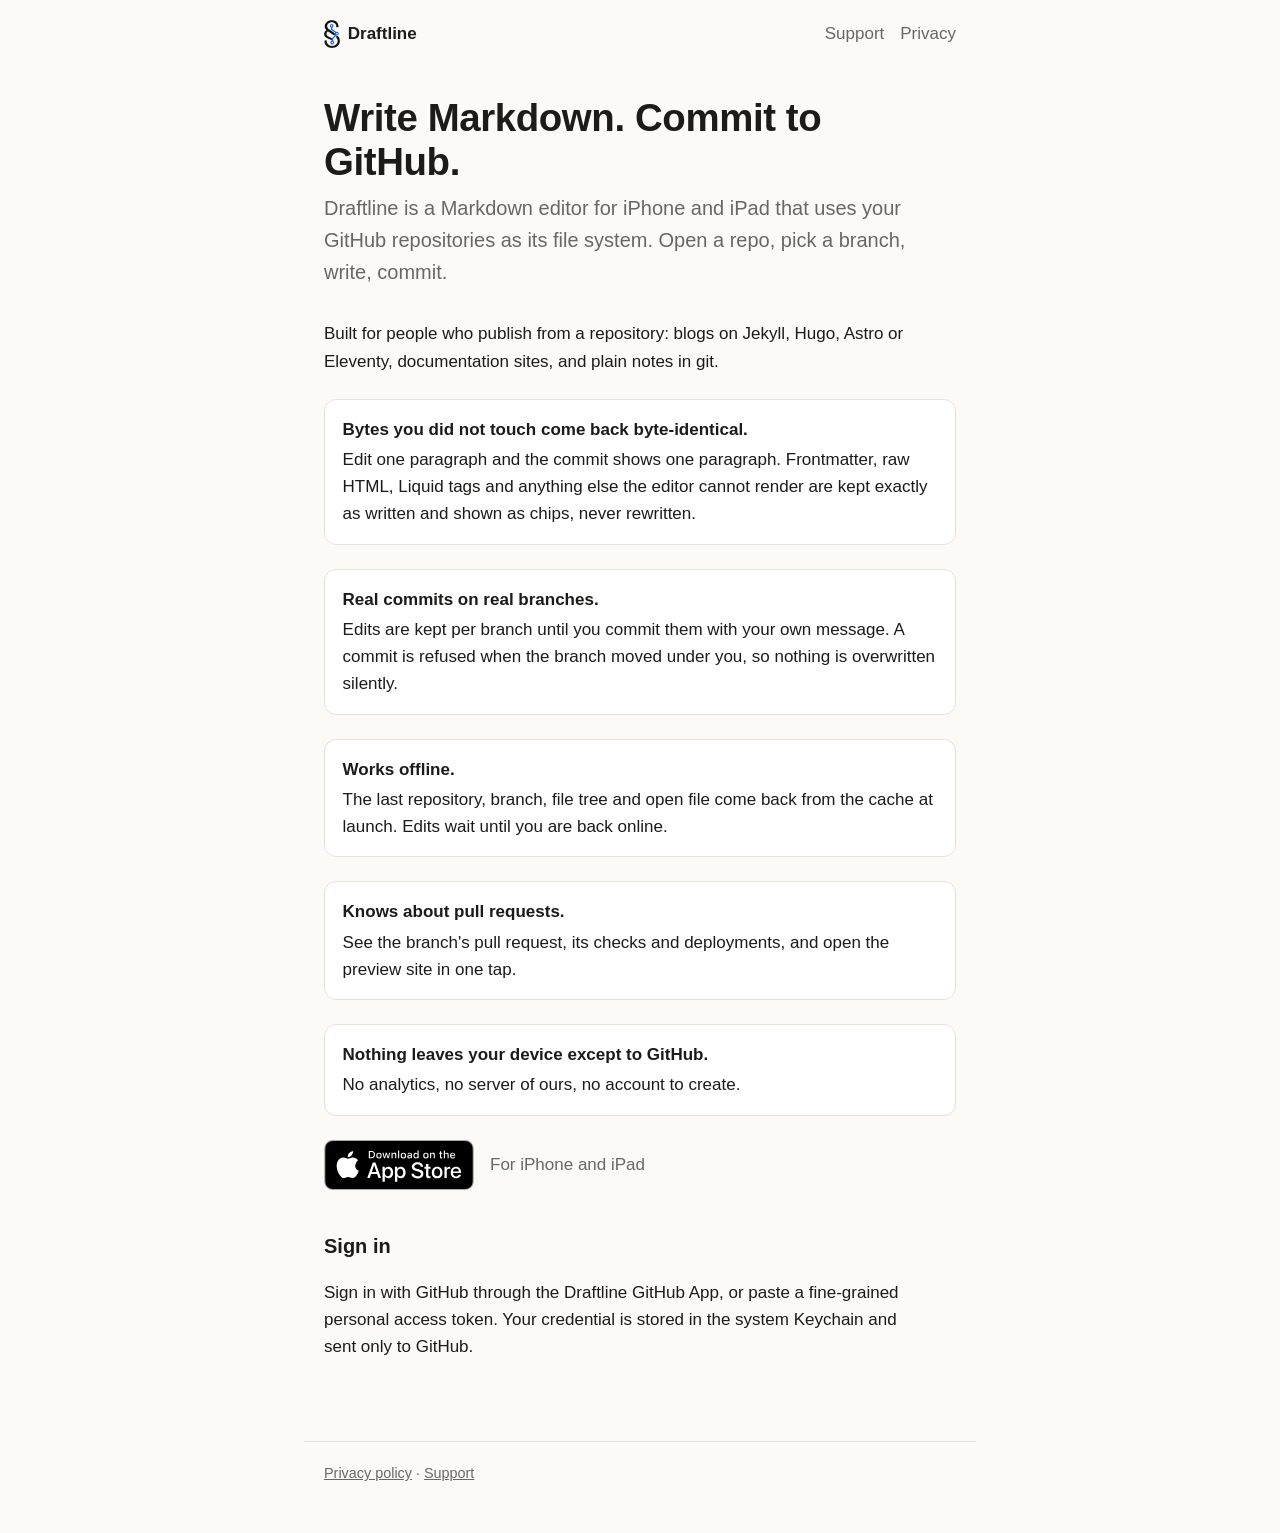
<file: index.html>
<!doctype html>
<html lang="en">
<head>
  <meta charset="utf-8">
  <meta name="viewport" content="width=device-width, initial-scale=1">
  <title>Draftline — Markdown editor for your GitHub repos</title>
  <meta name="description" content="Draftline is a Markdown editor for iPhone and iPad that uses your GitHub repositories as its file system. Every byte you did not touch comes back exactly as it was.">
  <link rel="icon" href="favicon.ico" sizes="32x32">
  <link rel="apple-touch-icon" href="apple-touch-icon.png">
  <link rel="stylesheet" href="styles.css">
</head>
<body>
  <header class="site">
    <a class="brand" href="./">
      <picture>
        <source srcset="logo-dark.png" media="(prefers-color-scheme: dark)">
        <img src="logo-light.png" width="54" height="96" alt="">
      </picture>
      Draftline
    </a>
    <nav>
      <a href="support.html">Support</a>
      <a href="privacy.html">Privacy</a>
    </nav>
  </header>
  <main>
    <h1>Write Markdown. Commit to GitHub.</h1>
    <p class="lede">Draftline is a Markdown editor for iPhone and iPad that uses your GitHub repositories as its file system. Open a repo, pick a branch, write, commit.</p>

    <p>Built for people who publish from a repository: blogs on Jekyll, Hugo, Astro or Eleventy, documentation sites, and plain notes in git.</p>

    <ul class="features">
      <li><strong>Bytes you did not touch come back byte-identical.</strong> Edit one paragraph and the commit shows one paragraph. Frontmatter, raw HTML, Liquid tags and anything else the editor cannot render are kept exactly as written and shown as chips, never rewritten.</li>
      <li><strong>Real commits on real branches.</strong> Edits are kept per branch until you commit them with your own message. A commit is refused when the branch moved under you, so nothing is overwritten silently.</li>
      <li><strong>Works offline.</strong> The last repository, branch, file tree and open file come back from the cache at launch. Edits wait until you are back online.</li>
      <li><strong>Knows about pull requests.</strong> See the branch's pull request, its checks and deployments, and open the preview site in one tap.</li>
      <li><strong>Nothing leaves your device except to GitHub.</strong> No analytics, no server of ours, no account to create.</li>
    </ul>

    <p class="get">
      <a href="https://apps.apple.com/us/app/draftline-markdown-editor/id6809581821"><img src="app-store-badge.svg" width="150" height="50" alt="Download on the App Store"></a>
      <span>For iPhone and iPad</span>
    </p>

    <h2>Sign in</h2>
    <p>Sign in with GitHub through the Draftline GitHub App, or paste a fine-grained personal access token. Your credential is stored in the system Keychain and sent only to GitHub.</p>
  </main>
  <footer>
    <a href="privacy.html">Privacy policy</a> · <a href="support.html">Support</a>
  </footer>
</body>
</html>
</file>
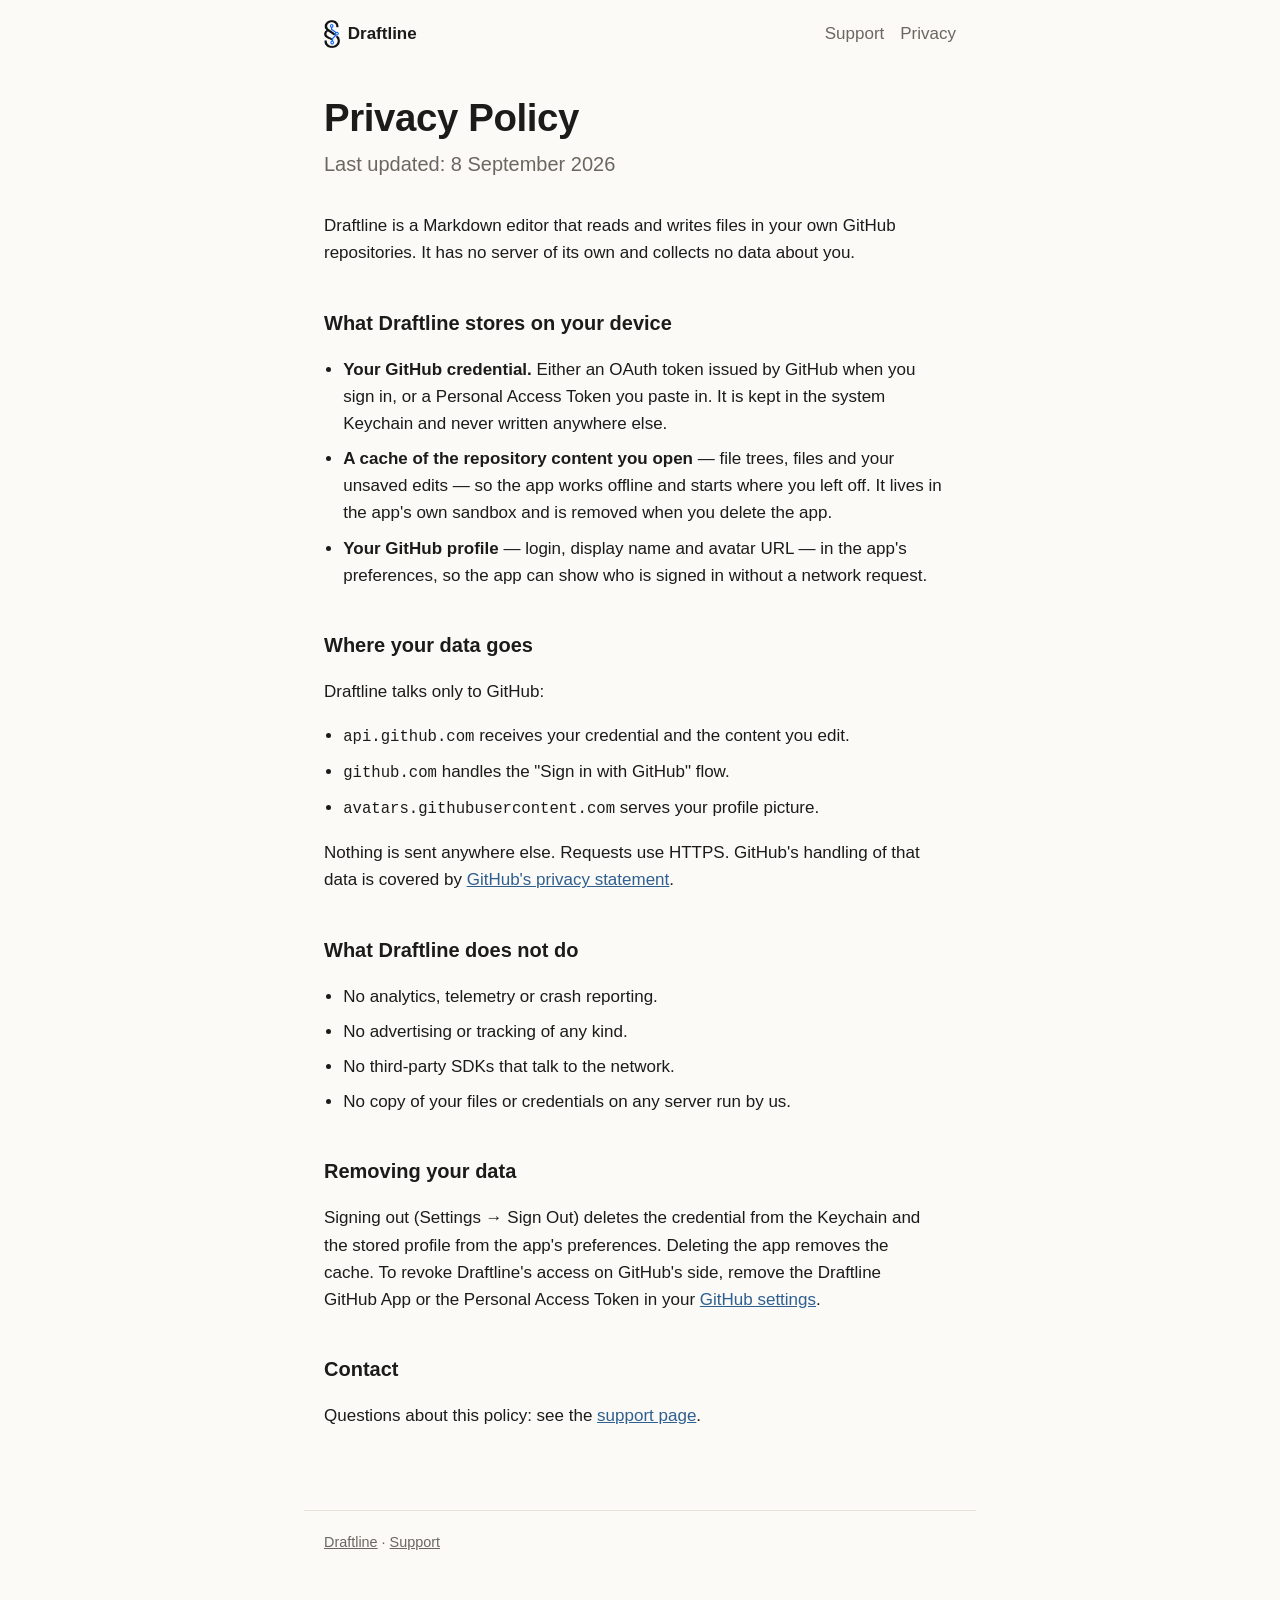
<file: privacy.html>
<!doctype html>
<html lang="en">
<head>
  <meta charset="utf-8">
  <meta name="viewport" content="width=device-width, initial-scale=1">
  <title>Draftline — Privacy Policy</title>
  <meta name="description" content="Draftline's privacy policy. The app has no server of its own and collects no data about you.">
  <link rel="icon" href="favicon.ico" sizes="32x32">
  <link rel="apple-touch-icon" href="apple-touch-icon.png">
  <link rel="stylesheet" href="styles.css">
</head>
<body>
  <header class="site">
    <a class="brand" href="./">
      <picture>
        <source srcset="logo-dark.png" media="(prefers-color-scheme: dark)">
        <img src="logo-light.png" width="54" height="96" alt="">
      </picture>
      Draftline
    </a>
    <nav>
      <a href="support.html">Support</a>
      <a href="privacy.html">Privacy</a>
    </nav>
  </header>
  <main>
    <h1>Privacy Policy</h1>
    <p class="lede">Last updated: 8 September 2026</p>

    <p>Draftline is a Markdown editor that reads and writes files in your own GitHub repositories. It has no server of its own and collects no data about you.</p>

    <h2>What Draftline stores on your device</h2>
    <ul>
      <li><strong>Your GitHub credential.</strong> Either an OAuth token issued by GitHub when you sign in, or a Personal Access Token you paste in. It is kept in the system Keychain and never written anywhere else.</li>
      <li><strong>A cache of the repository content you open</strong> — file trees, files and your unsaved edits — so the app works offline and starts where you left off. It lives in the app's own sandbox and is removed when you delete the app.</li>
      <li><strong>Your GitHub profile</strong> — login, display name and avatar URL — in the app's preferences, so the app can show who is signed in without a network request.</li>
    </ul>

    <h2>Where your data goes</h2>
    <p>Draftline talks only to GitHub:</p>
    <ul>
      <li><code>api.github.com</code> receives your credential and the content you edit.</li>
      <li><code>github.com</code> handles the "Sign in with GitHub" flow.</li>
      <li><code>avatars.githubusercontent.com</code> serves your profile picture.</li>
    </ul>
    <p>Nothing is sent anywhere else. Requests use HTTPS. GitHub's handling of that data is covered by <a href="https://docs.github.com/site-policy/privacy-policies/github-privacy-statement">GitHub's privacy statement</a>.</p>

    <h2>What Draftline does not do</h2>
    <ul>
      <li>No analytics, telemetry or crash reporting.</li>
      <li>No advertising or tracking of any kind.</li>
      <li>No third-party SDKs that talk to the network.</li>
      <li>No copy of your files or credentials on any server run by us.</li>
    </ul>

    <h2>Removing your data</h2>
    <p>Signing out (Settings → Sign Out) deletes the credential from the Keychain and the stored profile from the app's preferences. Deleting the app removes the cache. To revoke Draftline's access on GitHub's side, remove the Draftline GitHub App or the Personal Access Token in your <a href="https://github.com/settings/installations">GitHub settings</a>.</p>

    <h2>Contact</h2>
    <p>Questions about this policy: see the <a href="support.html">support page</a>.</p>
  </main>
  <footer>
    <a href="./">Draftline</a> · <a href="support.html">Support</a>
  </footer>
</body>
</html>
</file>
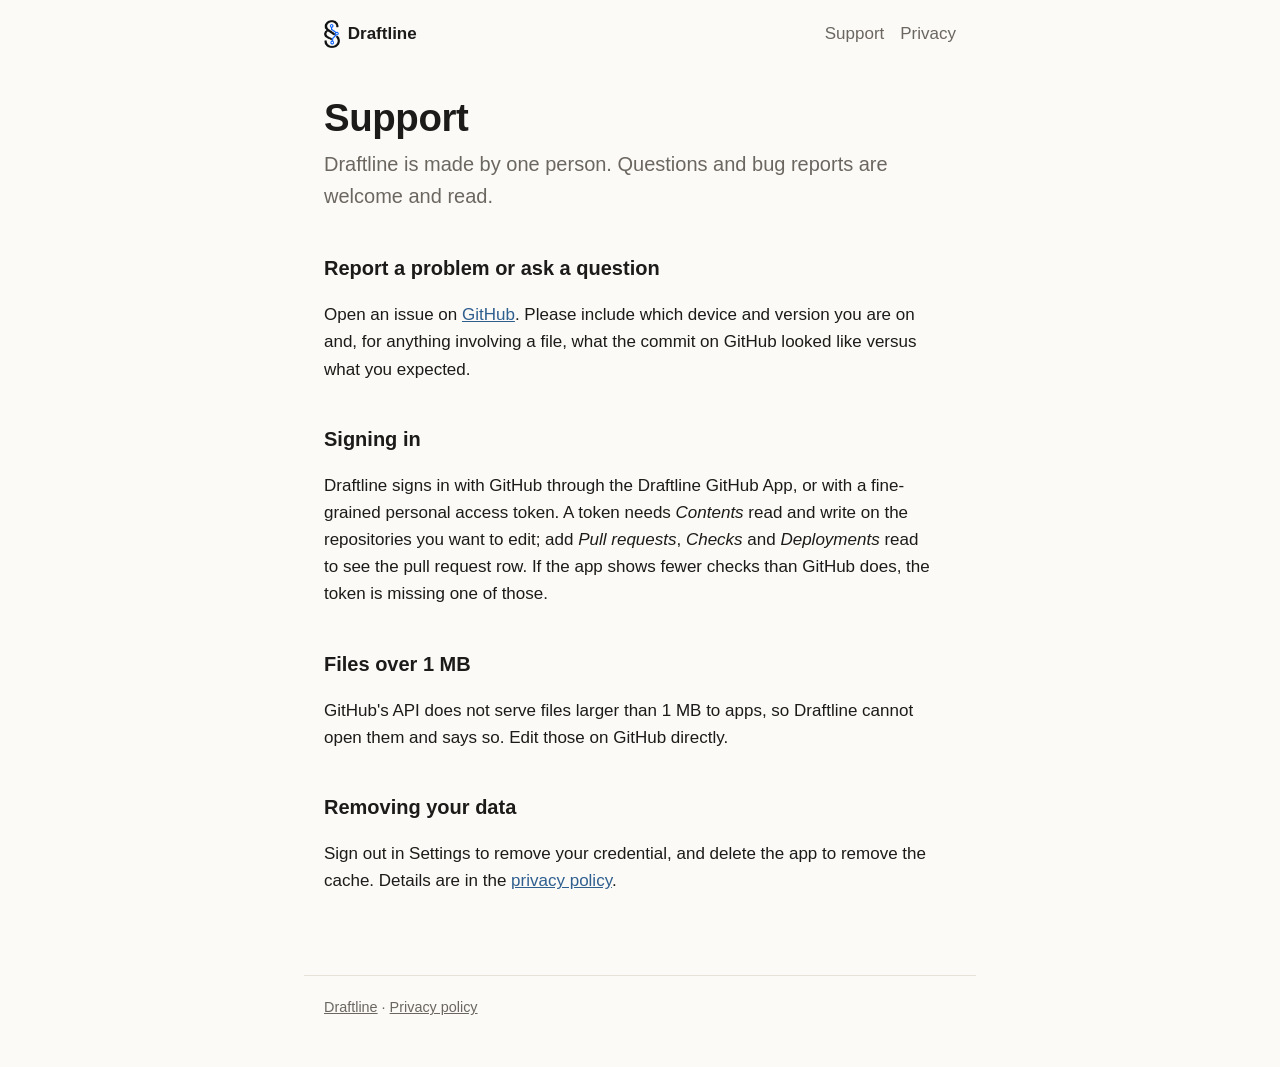
<file: support.html>
<!doctype html>
<html lang="en">
<head>
  <meta charset="utf-8">
  <meta name="viewport" content="width=device-width, initial-scale=1">
  <title>Draftline — Support</title>
  <meta name="description" content="Get help with Draftline, report a problem, or ask a question.">
  <link rel="icon" href="favicon.ico" sizes="32x32">
  <link rel="apple-touch-icon" href="apple-touch-icon.png">
  <link rel="stylesheet" href="styles.css">
</head>
<body>
  <header class="site">
    <a class="brand" href="./">
      <picture>
        <source srcset="logo-dark.png" media="(prefers-color-scheme: dark)">
        <img src="logo-light.png" width="54" height="96" alt="">
      </picture>
      Draftline
    </a>
    <nav>
      <a href="support.html">Support</a>
      <a href="privacy.html">Privacy</a>
    </nav>
  </header>
  <main>
    <h1>Support</h1>
    <p class="lede">Draftline is made by one person. Questions and bug reports are welcome and read.</p>

    <h2>Report a problem or ask a question</h2>
    <p>Open an issue on <a href="https://github.com/cwoebker/draftline/issues">GitHub</a>. Please include which device and version you are on and, for anything involving a file, what the commit on GitHub looked like versus what you expected.</p>

    <h2>Signing in</h2>
    <p>Draftline signs in with GitHub through the Draftline GitHub App, or with a fine-grained personal access token. A token needs <em>Contents</em> read and write on the repositories you want to edit; add <em>Pull requests</em>, <em>Checks</em> and <em>Deployments</em> read to see the pull request row. If the app shows fewer checks than GitHub does, the token is missing one of those.</p>

    <h2>Files over 1 MB</h2>
    <p>GitHub's API does not serve files larger than 1 MB to apps, so Draftline cannot open them and says so. Edit those on GitHub directly.</p>

    <h2>Removing your data</h2>
    <p>Sign out in Settings to remove your credential, and delete the app to remove the cache. Details are in the <a href="privacy.html">privacy policy</a>.</p>
  </main>
  <footer>
    <a href="./">Draftline</a> · <a href="privacy.html">Privacy policy</a>
  </footer>
</body>
</html>
</file>
<file: styles.css>
:root {
  color-scheme: light dark;
  --bg: #fbfaf7;
  --fg: #1c1b19;
  --muted: #6b6760;
  --accent: #2f5f8f;
  --rule: #e6e2da;
  --card: #ffffff;
}
@media (prefers-color-scheme: dark) {
  :root {
    --bg: #161514;
    --fg: #ebe7e0;
    --muted: #a19b91;
    --accent: #8fb6dd;
    --rule: #2c2a27;
    --card: #1f1d1b;
  }
}
* { box-sizing: border-box; }
html, body { margin: 0; padding: 0; }
body {
  background: var(--bg);
  color: var(--fg);
  font: 17px/1.6 -apple-system, BlinkMacSystemFont, "Segoe UI", Helvetica, Arial, sans-serif;
  -webkit-font-smoothing: antialiased;
}
main { max-width: 42rem; margin: 0 auto; padding: 3rem 1.25rem 4rem; }
header.site { display: flex; align-items: center; gap: 1rem; padding: 1.25rem 1.25rem 0; max-width: 42rem; margin: 0 auto; }
header.site a { color: inherit; text-decoration: none; font-weight: 600; }
.brand { display: flex; align-items: center; gap: 0.5rem; }
.brand img { height: 1.75rem; width: auto; display: block; }
header.site nav { margin-left: auto; display: flex; gap: 1rem; }
header.site nav a { color: var(--muted); font-weight: 400; }
h1 { font-size: 2.4rem; line-height: 1.15; letter-spacing: -0.01em; margin: 0 0 0.5rem; }
h2 { font-size: 1.25rem; margin: 2.5rem 0 0.75rem; }
p.lede { font-size: 1.25rem; color: var(--muted); margin: 0 0 2rem; }
p, li { max-width: 38rem; }
a { color: var(--accent); }
ul { padding-left: 1.2rem; }
li + li { margin-top: 0.5rem; }
.features { list-style: none; padding: 0; margin: 1.5rem 0 0; display: grid; gap: 1rem; }
.features li { background: var(--card); border: 1px solid var(--rule); border-radius: 12px; padding: 1rem 1.1rem; max-width: none; }
.features strong { display: block; margin-bottom: 0.2rem; }
.get { display: flex; align-items: center; flex-wrap: wrap; gap: 0.5rem 1rem; margin-top: 1.5rem; color: var(--muted); }
.get a { display: block; line-height: 0; }
footer { max-width: 42rem; margin: 0 auto; padding: 0 1.25rem 3rem; color: var(--muted); font-size: 0.9rem; border-top: 1px solid var(--rule); padding-top: 1.25rem; }
footer a { color: inherit; }
code { font-family: ui-monospace, SFMono-Regular, Menlo, monospace; font-size: 0.92em; }
</file>
